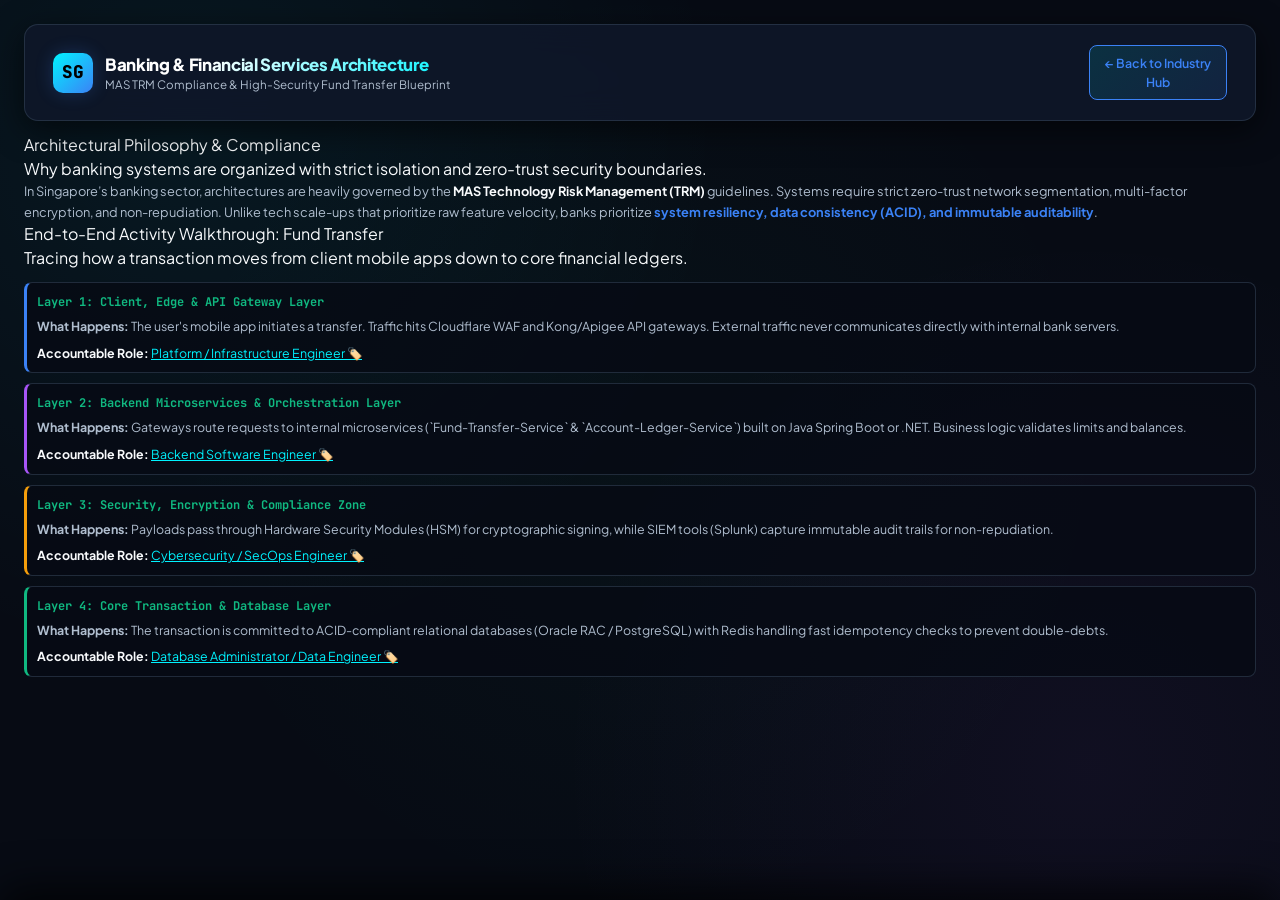
<file: industry-banking.html>
<!DOCTYPE html>
<html lang="en">
<head>
  <meta charset="UTF-8">
  <meta name="viewport" content="width=device-width, initial-scale=1.0, maximum-scale=1.0, user-scalable=no">
  <title>Banking & Financial Services Architecture | SG Tech Navigator</title>
  <link rel="stylesheet" href="stylejob.css">
  <link href="https://fonts.googleapis.com/css2?family=Plus+Jakarta+Sans:wght@400;500;600;700;800&family=JetBrains+Mono:wght@500;700&display=swap" rel="stylesheet">
</head>
<body>

  <header>
    <div class="brand">
      <div class="brand-icon">SG</div>
      <div>
        <div class="brand-title">Banking & Financial Services Architecture</div>
        <div class="brand-subtitle">MAS TRM Compliance & High-Security Fund Transfer Blueprint</div>
      </div>
    </div>
    <div class="nav-actions">
      <a href="job.html" class="nav-btn back-link">← Back to Industry Hub</a>
    </div>
  </header>

  <main class="assessment-container">
    
    <!-- Context & Philosophy Section -->
    <section class="quiz-card">
      <div class="quiz-header">
        <div class="quiz-title">Architectural Philosophy & Compliance</div>
        <div class="quiz-subtitle">Why banking systems are organized with strict isolation and zero-trust security boundaries.</div>
      </div>
      <p style="font-size: 0.8rem; color: var(--text-muted); line-height: 1.6;">
        In Singapore’s banking sector, architectures are heavily governed by the <strong style="color: var(--text-main);">MAS Technology Risk Management (TRM)</strong> guidelines. Systems require strict zero-trust network segmentation, multi-factor encryption, and non-repudiation. Unlike tech scale-ups that prioritize raw feature velocity, banks prioritize <strong style="color: var(--accent-blue);">system resiliency, data consistency (ACID), and immutable auditability</strong>.
      </p>
    </section>

    <!-- End-to-End Walkthrough -->
    <section class="quiz-card">
      <div class="section-divider" style="margin-top: 0;">End-to-End Activity Walkthrough: Fund Transfer</div>
      <div class="quiz-subtitle" style="margin-bottom: 12px;">Tracing how a transaction moves from client mobile apps down to core financial ledgers.</div>

      <!-- Layer 1 -->
      <div class="detail-section" style="border-left: 3px solid var(--accent-blue);">
        <div class="detail-section-title">Layer 1: Client, Edge & API Gateway Layer</div>
        <p style="font-size: 0.775rem; color: var(--text-muted); margin-bottom: 8px;">
          <strong>What Happens:</strong> The user's mobile app initiates a transfer. Traffic hits Cloudflare WAF and Kong/Apigee API gateways. External traffic never communicates directly with internal bank servers.
        </p>
        <p style="font-size: 0.775rem; color: var(--text-main);">
          <strong>Accountable Role:</strong> <span style="color: var(--accent-cyan); cursor: pointer; text-decoration: underline;" onclick="openDrawer('platform')">Platform / Infrastructure Engineer 🏷️</span>
        </p>
      </div>

      <!-- Layer 2 -->
      <div class="detail-section" style="border-left: 3px solid var(--accent-purple);">
        <div class="detail-section-title">Layer 2: Backend Microservices & Orchestration Layer</div>
        <p style="font-size: 0.775rem; color: var(--text-muted); margin-bottom: 8px;">
          <strong>What Happens:</strong> Gateways route requests to internal microservices (`Fund-Transfer-Service` & `Account-Ledger-Service`) built on Java Spring Boot or .NET. Business logic validates limits and balances.
        </p>
        <p style="font-size: 0.775rem; color: var(--text-main);">
          <strong>Accountable Role:</strong> <span style="color: var(--accent-cyan); cursor: pointer; text-decoration: underline;" onclick="openDrawer('backend')">Backend Software Engineer 🏷️</span>
        </p>
      </div>

      <!-- Layer 3 -->
      <div class="detail-section" style="border-left: 3px solid var(--accent-amber);">
        <div class="detail-section-title">Layer 3: Security, Encryption & Compliance Zone</div>
        <p style="font-size: 0.775rem; color: var(--text-muted); margin-bottom: 8px;">
          <strong>What Happens:</strong> Payloads pass through Hardware Security Modules (HSM) for cryptographic signing, while SIEM tools (Splunk) capture immutable audit trails for non-repudiation.
        </p>
        <p style="font-size: 0.775rem; color: var(--text-main);">
          <strong>Accountable Role:</strong> <span style="color: var(--accent-cyan); cursor: pointer; text-decoration: underline;" onclick="openDrawer('security')">Cybersecurity / SecOps Engineer 🏷️</span>
        </p>
      </div>

      <!-- Layer 4 -->
      <div class="detail-section" style="border-left: 3px solid var(--accent-green);">
        <div class="detail-section-title">Layer 4: Core Transaction & Database Layer</div>
        <p style="font-size: 0.775rem; color: var(--text-muted); margin-bottom: 8px;">
          <strong>What Happens:</strong> The transaction is committed to ACID-compliant relational databases (Oracle RAC / PostgreSQL) with Redis handling fast idempotency checks to prevent double-debts.
        </p>
        <p style="font-size: 0.775rem; color: var(--text-main);">
          <strong>Accountable Role:</strong> <span style="color: var(--accent-cyan); cursor: pointer; text-decoration: underline;" onclick="openDrawer('dba')">Database Administrator / Data Engineer 🏷️</span>
        </p>
      </div>
    </section>

  </main>

  <!-- Interactive Role Drawer / Modal -->
  <div class="drawer" id="roleDrawer">
    <div class="drawer-header">
      <div class="drawer-title" id="drawerTitle">Role Details</div>
      <button class="close-btn" onclick="closeDrawer()">×</button>
    </div>
    <div class="drawer-body" id="drawerBody">
      <!-- Dynamic Content Loaded Here -->
    </div>
  </div>

  <script>
    const roleData = {
      platform: {
        title: "Platform / Infrastructure Engineer (Banking)",
        mission: "Design and maintain resilient cloud infrastructure, zero-trust network boundaries, and API gateways adhering to MAS TRM standards.",
        tools: "Terraform, AWS/Azure, Kubernetes, Kong API Gateway, Docker, HashiCorp Vault.",
        resp: "1. Provision multi-region isolated VPCs with strict network firewalls.\n2. Configure API gateway rate limiting and mTLS encryption.\n3. Automate infrastructure compliance checks and CI/CD pipelines.",
        paths: "• Path A (IC Track): Junior Platform Engineer → Senior Cloud Architect → Principal Reliability Engineer.\n• Path B (Security Track): Platform Engineer → DevSecOps Specialist → Head of Cloud Security."
      },
      backend: {
        title: "Backend Software Engineer (Banking)",
        mission: "Build high-throughput, fault-tolerant microservices that process financial transactions securely under strict SLAs.",
        tools: "Java, Spring Boot, gRPC, Kafka, Oracle DB, Maven, Docker, JUnit.",
        resp: "1. Develop secure transactional REST/gRPC APIs adhering to OpenAPI specs.\n2. Implement distributed locking and idempotency patterns to prevent duplicate transfers.\n3. Write rigorous test suites covering edge-case network timeouts.",
        paths: "• Path A (IC Track): Junior SWE → Senior SWE → Staff Engineer → Distinguished Enterprise Architect.\n• Path B (Domain Track): Backend SWE → FinTech Payment Specialist → Head of Core Banking Tech."
      },
      security: {
        title: "Cybersecurity / SecOps Engineer (Banking)",
        mission: "Protect banking infrastructure and customer data against sophisticated cyber threats while ensuring regulatory audit readiness.",
        tools: "Splunk, HSM (Hardware Security Modules), Okta, SonarQube, Wireshark, CrowdStrike.",
        resp: "1. Monitor real-time SIEM alerts and investigate security anomalies.\n2. Conduct vulnerability assessments and secure code reviews.\n3. Ensure cryptographic keys are rotated and managed securely via HSM.",
        paths: "• Path A (IC Track): Security Analyst → Senior SecOps Engineer → Principal Security Architect.\n• Path B (Leadership): Security Engineer → CISO / Head of Information Security."
      },
      dba: {
        title: "Database Administrator / Data Engineer (Banking)",
        mission: "Ensure zero data loss, high availability, and optimal query performance for core financial ledgers.",
        tools: "Oracle RAC, PostgreSQL, Redis, Debezium, Apache Airflow, SQL tuning tools.",
        resp: "1. Manage high-availability master-replica database clusters.\n2. Optimize complex financial reporting queries and indexing.\n3. Implement robust backup, disaster recovery, and data masking procedures.",
        paths: "• Path A (IC Track): Junior DBA → Senior Database Reliability Engineer → Principal Data Architect.\n• Path B (Data Track): DBA → Senior Data Engineer → Head of Data Platforms."
      }
    };

    function openDrawer(roleKey) {
      const role = roleData[roleKey];
      if (!role) return;
      document.getElementById('drawerTitle').innerText = role.title;
      document.getElementById('drawerBody').innerHTML = `
        <div class="detail-section">
          <div class="detail-section-title">Core Mission</div>
          <p style="color: var(--text-main); margin-bottom: 10px;">${role.mission}</p>
          <div class="detail-section-title">Tool Stack</div>
          <p style="color: var(--accent-blue); font-family: 'JetBrains Mono', monospace; font-size: 0.75rem; margin-bottom: 10px;">${role.tools}</p>
          <div class="detail-section-title">Key Responsibilities</div>
          <p style="color: var(--text-muted); white-space: pre-line; margin-bottom: 10px;">${role.resp}</p>
          <div class="detail-section-title">Career Progression Paths (A, B)</div>
          <p style="color: var(--text-main); white-space: pre-line;">${role.paths}</p>
        </div>
      `;
      document.getElementById('roleDrawer').classList.add('open');
    }

    function closeDrawer() {
      document.getElementById('roleDrawer').classList.remove('open');
    }
  </script>

</body>
</html>
</file>
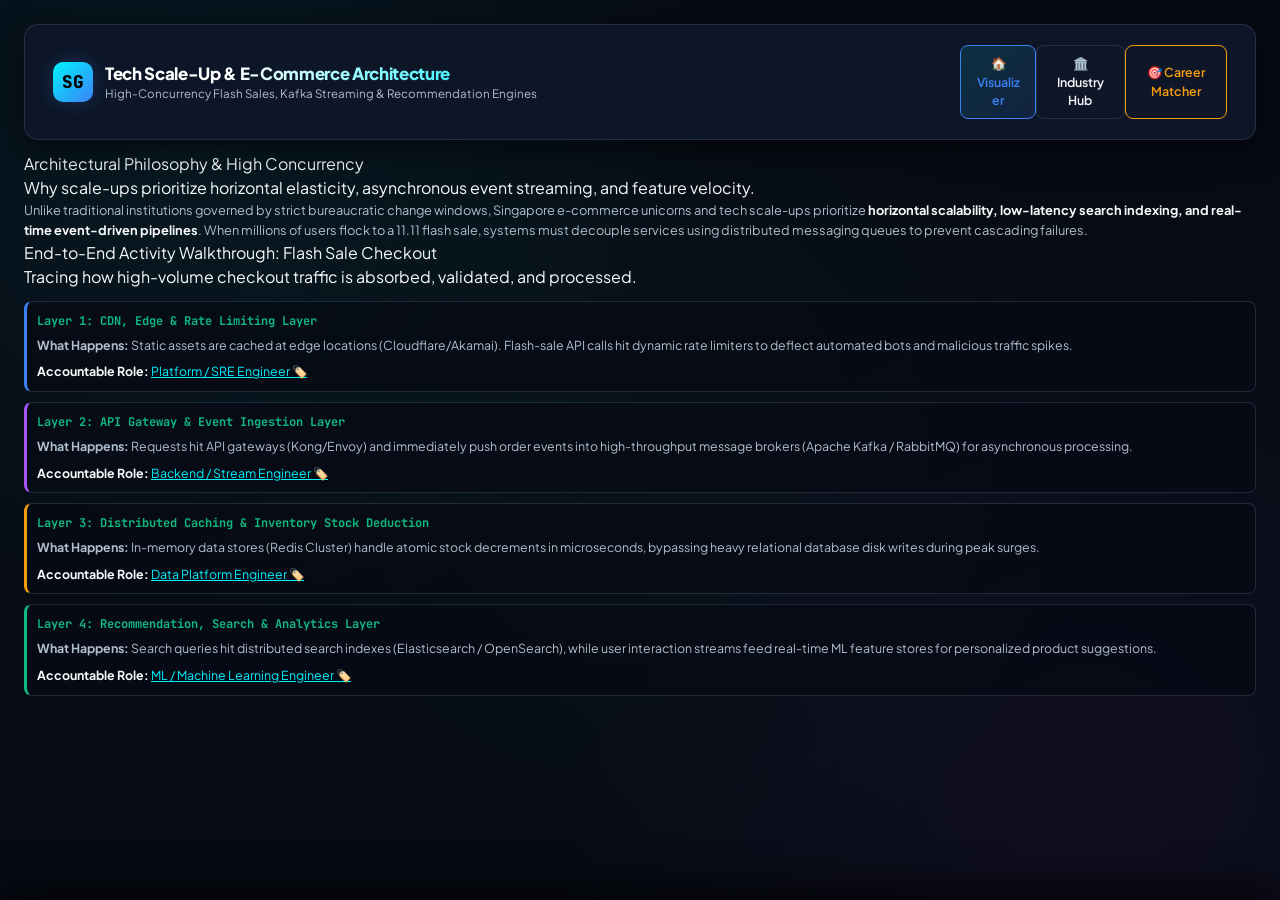
<file: industry-ecommerce.html>
<!DOCTYPE html>
<html lang="en">
<head>
  <meta charset="UTF-8">
  <meta name="viewport" content="width=device-width, initial-scale=1.0, maximum-scale=1.0, user-scalable=no">
  <title>Tech Scale-Up & E-Commerce Architecture | SG Tech Navigator</title>
  <link rel="stylesheet" href="stylejob.css">
  <link href="https://fonts.googleapis.com/css2?family=Plus+Jakarta+Sans:wght@400;500;600;700;800&family=JetBrains+Mono:wght@500;700&display=swap" rel="stylesheet">
</head>
<body>

  <header>
    <div class="brand">
      <div class="brand-icon">SG</div>
      <div>
        <div class="brand-title">Tech Scale-Up & E-Commerce Architecture</div>
        <div class="brand-subtitle">High-Concurrency Flash Sales, Kafka Streaming & Recommendation Engines</div>
      </div>
    </div>
    <div class="nav-actions">
      <a href="index.html" class="nav-btn back-link">🏠 Visualizer</a>
      <a href="job.html" class="nav-btn">🏛️ Industry Hub</a>
      <a href="checkjob.html" class="nav-btn" style="border-color: var(--accent-amber); color: var(--accent-amber);">🎯 Career Matcher</a>
    </div>
  </header>

  <main class="assessment-container">
    
    <!-- Context & Philosophy Section -->
    <section class="quiz-card">
      <div class="quiz-header">
        <div class="quiz-title">Architectural Philosophy & High Concurrency</div>
        <div class="quiz-subtitle">Why scale-ups prioritize horizontal elasticity, asynchronous event streaming, and feature velocity.</div>
      </div>
      <p style="font-size: 0.8rem; color: var(--text-muted); line-height: 1.6;">
        Unlike traditional institutions governed by strict bureaucratic change windows, Singapore e-commerce unicorns and tech scale-ups prioritize <strong style="color: var(--text-main);">horizontal scalability, low-latency search indexing, and real-time event-driven pipelines</strong>. When millions of users flock to a 11.11 flash sale, systems must decouple services using distributed messaging queues to prevent cascading failures.
      </p>
    </section>

    <!-- End-to-End Walkthrough -->
    <section class="quiz-card">
      <div class="section-divider" style="margin-top: 0;">End-to-End Activity Walkthrough: Flash Sale Checkout</div>
      <div class="quiz-subtitle" style="margin-bottom: 12px;">Tracing how high-volume checkout traffic is absorbed, validated, and processed.</div>

      <!-- Layer 1 -->
      <div class="detail-section" style="border-left: 3px solid var(--accent-blue);">
        <div class="detail-section-title">Layer 1: CDN, Edge & Rate Limiting Layer</div>
        <p style="font-size: 0.775rem; color: var(--text-muted); margin-bottom: 8px;">
          <strong>What Happens:</strong> Static assets are cached at edge locations (Cloudflare/Akamai). Flash-sale API calls hit dynamic rate limiters to deflect automated bots and malicious traffic spikes.
        </p>
        <p style="font-size: 0.775rem; color: var(--text-main);">
          <strong>Accountable Role:</strong> <span style="color: var(--accent-cyan); cursor: pointer; text-decoration: underline;" onclick="openDrawer('edge')">Platform / SRE Engineer 🏷️</span>
        </p>
      </div>

      <!-- Layer 2 -->
      <div class="detail-section" style="border-left: 3px solid var(--accent-purple);">
        <div class="detail-section-title">Layer 2: API Gateway & Event Ingestion Layer</div>
        <p style="font-size: 0.775rem; color: var(--text-muted); margin-bottom: 8px;">
          <strong>What Happens:</strong> Requests hit API gateways (Kong/Envoy) and immediately push order events into high-throughput message brokers (Apache Kafka / RabbitMQ) for asynchronous processing.
        </p>
        <p style="font-size: 0.775rem; color: var(--text-main);">
          <strong>Accountable Role:</strong> <span style="color: var(--accent-cyan); cursor: pointer; text-decoration: underline;" onclick="openDrawer('backend')">Backend / Stream Engineer 🏷️</span>
        </p>
      </div>

      <!-- Layer 3 -->
      <div class="detail-section" style="border-left: 3px solid var(--accent-amber);">
        <div class="detail-section-title">Layer 3: Distributed Caching & Inventory Stock Deduction</div>
        <p style="font-size: 0.775rem; color: var(--text-muted); margin-bottom: 8px;">
          <strong>What Happens:</strong> In-memory data stores (Redis Cluster) handle atomic stock decrements in microseconds, bypassing heavy relational database disk writes during peak surges.
        </p>
        <p style="font-size: 0.775rem; color: var(--text-main);">
          <strong>Accountable Role:</strong> <span style="color: var(--accent-cyan); cursor: pointer; text-decoration: underline;" onclick="openDrawer('data')">Data Platform Engineer 🏷️</span>
        </p>
      </div>

      <!-- Layer 4 -->
      <div class="detail-section" style="border-left: 3px solid var(--accent-green);">
        <div class="detail-section-title">Layer 4: Recommendation, Search & Analytics Layer</div>
        <p style="font-size: 0.775rem; color: var(--text-muted); margin-bottom: 8px;">
          <strong>What Happens:</strong> Search queries hit distributed search indexes (Elasticsearch / OpenSearch), while user interaction streams feed real-time ML feature stores for personalized product suggestions.
        </p>
        <p style="font-size: 0.775rem; color: var(--text-main);">
          <strong>Accountable Role:</strong> <span style="color: var(--accent-cyan); cursor: pointer; text-decoration: underline;" onclick="openDrawer('ml')">ML / Machine Learning Engineer 🏷️</span>
        </p>
      </div>
    </section>

  </main>

  <!-- Interactive Role Drawer -->
  <div class="drawer" id="roleDrawer">
    <div class="drawer-header">
      <div class="drawer-title" id="drawerTitle">Role Details</div>
      <button class="close-btn" onclick="closeDrawer()">×</button>
    </div>
    <div class="drawer-body" id="drawerBody"></div>
  </div>

  <script>
    const roleData = {
      edge: {
        title: "Platform / SRE Engineer (E-Commerce)",
        mission: "Guarantee 99.99% uptime during massive traffic spikes (e.g., 9.9 or 11.11 sales events) through automated scaling and edge caching.",
        tools: "Kubernetes, Terraform, Prometheus, Grafana, Cloudflare, AWS ECS.",
        resp: "1. Configure horizontal pod autoscalers (HPA) based on traffic metrics.\n2. Set up multi-region traffic routing and failover strategies.\n3. Conduct chaos engineering tests to simulate sudden database failures.",
        paths: "• Path A (IC Track): DevOps Engineer → Senior SRE → Principal Infrastructure Architect.\n• Path B (Management): SRE → Engineering Manager → VP of Infrastructure."
      },
      backend: {
        title: "Backend / Stream Engineer (E-Commerce)",
        mission: "Build decoupled microservices and event-driven data streams capable of ingesting millions of clickstream and order events per second.",
        tools: "Golang, Node.js, Spring Boot, Apache Kafka, Redis, Docker.",
        resp: "1. Design asynchronous event pipelines using Kafka topics.\n2. Optimize microservice response times and reduce network payload overhead.\n3. Implement distributed tracing for end-to-end request visibility.",
        paths: "• Path A (IC Track): Junior Backend SWE → Senior Backend Engineer → Staff Distributed Systems Engineer.\n• Path B (Specialist): Backend Engineer → Principal Kafka / Stream Processing Architect."
      },
      data: {
        title: "Data Platform Engineer (E-Commerce)",
        mission: "Architect high-performance caching layers and data lakehouse pipelines to support real-time inventory and historical business intelligence.",
        tools: "Redis, PostgreSQL, Apache Iceberg, Spark, Airflow, Snowflake.",
        resp: "1. Manage clustered Redis caching instances for low-latency lookups.\n2. Build ELT batch pipelines synchronizing transactional DBs to data lakes.\n3. Monitor query performance and database sharding strategies.",
        paths: "• Path A (IC Track): Data Engineer → Senior Data Infrastructure Engineer → Principal Data Architect."
      },
      ml: {
        title: "Machine Learning Engineer (E-Commerce)",
        mission: "Deploy and scale real-time recommendation models, search ranking algorithms, and fraud detection classifiers.",
        tools: "Python, PyTorch, MLflow, Ray, Elasticsearch, Feature Store (Feast).",
        resp: "1. Train and serve personalized product ranking models using online feature stores.\n2. Optimize inference latency for sub-50ms search query recommendations.\n3. Monitor model drift and automate continuous model retraining pipelines.",
        paths: "• Path A (IC Track): Junior MLE → Senior ML Engineer → Principal AI Scientist → Head of AI."
      }
    };

    function openDrawer(roleKey) {
      const role = roleData[roleKey];
      if (!role) return;
      document.getElementById('drawerTitle').innerText = role.title;
      document.getElementById('drawerBody').innerHTML = `
        <div class="detail-section">
          <div class="detail-section-title">Core Mission</div>
          <p style="color: var(--text-main); margin-bottom: 10px;">${role.mission}</p>
          <div class="detail-section-title">Tool Stack</div>
          <p style="color: var(--accent-blue); font-family: 'JetBrains Mono', monospace; font-size: 0.75rem; margin-bottom: 10px;">${role.tools}</p>
          <div class="detail-section-title">Key Responsibilities</div>
          <p style="color: var(--text-muted); white-space: pre-line; margin-bottom: 10px;">${role.resp}</p>
          <div class="detail-section-title">Career Progression Paths</div>
          <p style="color: var(--text-main); white-space: pre-line;">${role.paths}</p>
        </div>
      `;
      document.getElementById('roleDrawer').classList.add('open');
    }

    function closeDrawer() {
      document.getElementById('roleDrawer').classList.remove('open');
    }
  </script>

</body>
</html>
</file>
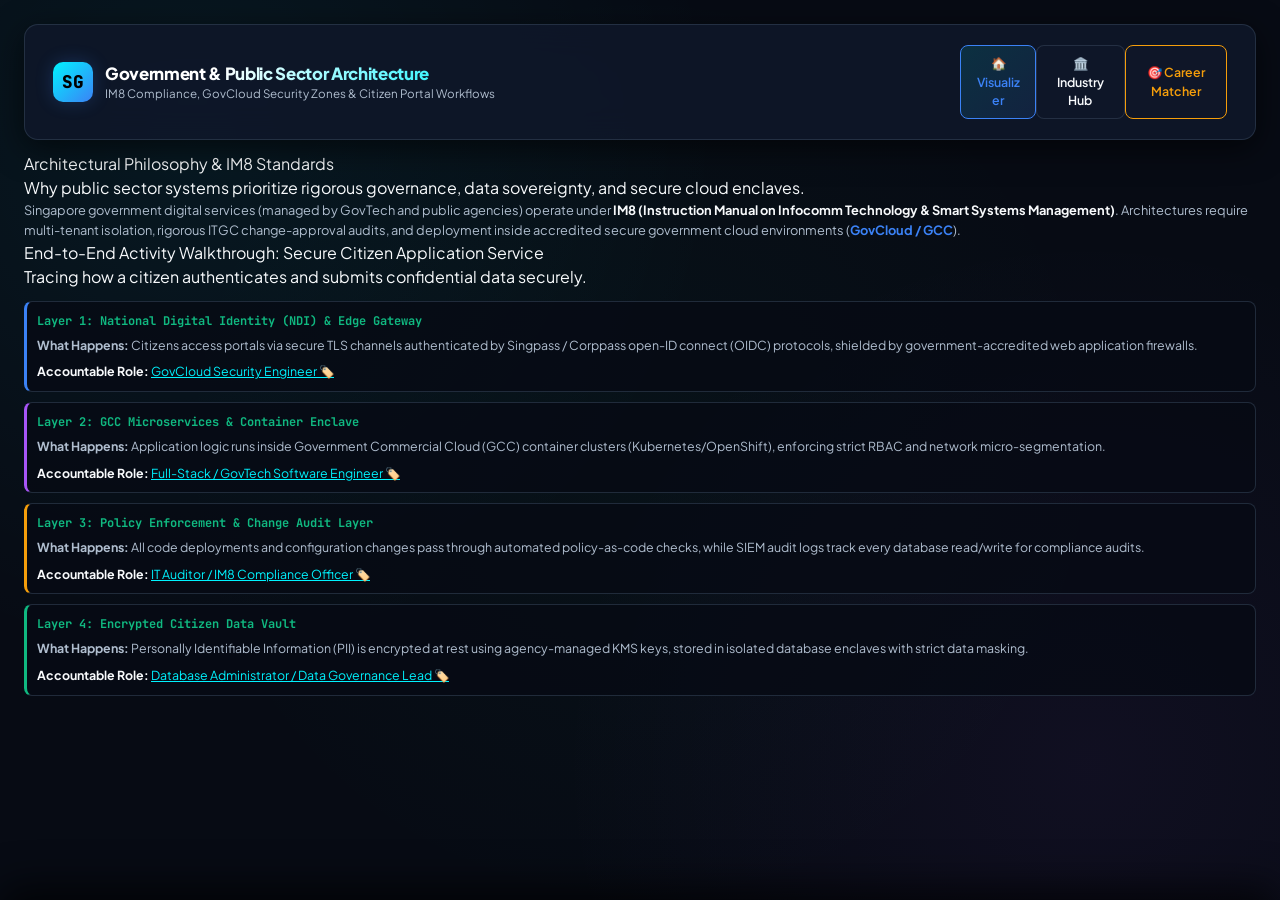
<file: industry-gov.html>
<!DOCTYPE html>
<html lang="en">
<head>
  <meta charset="UTF-8">
  <meta name="viewport" content="width=device-width, initial-scale=1.0, maximum-scale=1.0, user-scalable=no">
  <title>Government & Public Sector Architecture | SG Tech Navigator</title>
  <link rel="stylesheet" href="stylejob.css">
  <link href="https://fonts.googleapis.com/css2?family=Plus+Jakarta+Sans:wght@400;500;600;700;800&family=JetBrains+Mono:wght@500;700&display=swap" rel="stylesheet">
</head>
<body>

  <header>
    <div class="brand">
      <div class="brand-icon">SG</div>
      <div>
        <div class="brand-title">Government & Public Sector Architecture</div>
        <div class="brand-subtitle">IM8 Compliance, GovCloud Security Zones & Citizen Portal Workflows</div>
      </div>
    </div>
    <div class="nav-actions">
      <a href="index.html" class="nav-btn back-link">🏠 Visualizer</a>
      <a href="job.html" class="nav-btn">🏛️ Industry Hub</a>
      <a href="checkjob.html" class="nav-btn" style="border-color: var(--accent-amber); color: var(--accent-amber);">🎯 Career Matcher</a>
    </div>
  </header>

  <main class="assessment-container">
    
    <!-- Context & Philosophy Section -->
    <section class="quiz-card">
      <div class="quiz-header">
        <div class="quiz-title">Architectural Philosophy & IM8 Standards</div>
        <div class="quiz-subtitle">Why public sector systems prioritize rigorous governance, data sovereignty, and secure cloud enclaves.</div>
      </div>
      <p style="font-size: 0.8rem; color: var(--text-muted); line-height: 1.6;">
        Singapore government digital services (managed by GovTech and public agencies) operate under <strong style="color: var(--text-main);">IM8 (Instruction Manual on Infocomm Technology & Smart Systems Management)</strong>. Architectures require multi-tenant isolation, rigorous ITGC change-approval audits, and deployment inside accredited secure government cloud environments (<strong style="color: var(--accent-blue);">GovCloud / GCC</strong>).
      </p>
    </section>

    <!-- End-to-End Walkthrough -->
    <section class="quiz-card">
      <div class="section-divider" style="margin-top: 0;">End-to-End Activity Walkthrough: Secure Citizen Application Service</div>
      <div class="quiz-subtitle" style="margin-bottom: 12px;">Tracing how a citizen authenticates and submits confidential data securely.</div>

      <!-- Layer 1 -->
      <div class="detail-section" style="border-left: 3px solid var(--accent-blue);">
        <div class="detail-section-title">Layer 1: National Digital Identity (NDI) & Edge Gateway</div>
        <p style="font-size: 0.775rem; color: var(--text-muted); margin-bottom: 8px;">
          <strong>What Happens:</strong> Citizens access portals via secure TLS channels authenticated by Singpass / Corppass open-ID connect (OIDC) protocols, shielded by government-accredited web application firewalls.
        </p>
        <p style="font-size: 0.775rem; color: var(--text-main);">
          <strong>Accountable Role:</strong> <span style="color: var(--accent-cyan); cursor: pointer; text-decoration: underline;" onclick="openDrawer('sec')">GovCloud Security Engineer 🏷️</span>
        </p>
      </div>

      <!-- Layer 2 -->
      <div class="detail-section" style="border-left: 3px solid var(--accent-purple);">
        <div class="detail-section-title">Layer 2: GCC Microservices & Container Enclave</div>
        <p style="font-size: 0.775rem; color: var(--text-muted); margin-bottom: 8px;">
          <strong>What Happens:</strong> Application logic runs inside Government Commercial Cloud (GCC) container clusters (Kubernetes/OpenShift), enforcing strict RBAC and network micro-segmentation.
        </p>
        <p style="font-size: 0.775rem; color: var(--text-main);">
          <strong>Accountable Role:</strong> <span style="color: var(--accent-cyan); cursor: pointer; text-decoration: underline;" onclick="openDrawer('dev')">Full-Stack / GovTech Software Engineer 🏷️</span>
        </p>
      </div>

      <!-- Layer 3 -->
      <div class="detail-section" style="border-left: 3px solid var(--accent-amber);">
        <div class="detail-section-title">Layer 3: Policy Enforcement & Change Audit Layer</div>
        <p style="font-size: 0.775rem; color: var(--text-muted); margin-bottom: 8px;">
          <strong>What Happens:</strong> All code deployments and configuration changes pass through automated policy-as-code checks, while SIEM audit logs track every database read/write for compliance audits.
        </p>
        <p style="font-size: 0.775rem; color: var(--text-main);">
          <strong>Accountable Role:</strong> <span style="color: var(--accent-cyan); cursor: pointer; text-decoration: underline;" onclick="openDrawer('audit')">IT Auditor / IM8 Compliance Officer 🏷️</span>
        </p>
      </div>

      <!-- Layer 4 -->
      <div class="detail-section" style="border-left: 3px solid var(--accent-green);">
        <div class="detail-section-title">Layer 4: Encrypted Citizen Data Vault</div>
        <p style="font-size: 0.775rem; color: var(--text-muted); margin-bottom: 8px;">
          <strong>What Happens:</strong> Personally Identifiable Information (PII) is encrypted at rest using agency-managed KMS keys, stored in isolated database enclaves with strict data masking.
        </p>
        <p style="font-size: 0.775rem; color: var(--text-main);">
          <strong>Accountable Role:</strong> <span style="color: var(--accent-cyan); cursor: pointer; text-decoration: underline;" onclick="openDrawer('db')">Database Administrator / Data Governance Lead 🏷️</span>
        </p>
      </div>
    </section>

  </main>

  <!-- Interactive Role Drawer -->
  <div class="drawer" id="roleDrawer">
    <div class="drawer-header">
      <div class="drawer-title" id="drawerTitle">Role Details</div>
      <button class="close-btn" onclick="closeDrawer()">×</button>
    </div>
    <div class="drawer-body" id="drawerBody"></div>
  </div>

  <script>
    const roleData = {
      sec: {
        title: "GovCloud Security Engineer (Public Sector)",
        mission: "Design and enforce rigorous cloud security postures adhering to IM8 policies, GovCloud baselines, and national cybersecurity directives.",
        tools: "AWS/Azure GovCloud, Terraform, HashiCorp Vault, Prisma Cloud, Splunk.",
        resp: "1. Implement secure landing zones inside Government Commercial Cloud (GCC).\n2. Configure IAM policies, multi-factor authentication, and secret key rotation.\n3. Conduct automated compliance scanning and threat modeling.",
        paths: "• Path A (IC Track): Security Engineer → Senior GovCloud Architect → Principal Cyber Defense Lead."
      },
      dev: {
        title: "Full-Stack / GovTech Software Engineer",
        mission: "Build citizen-centric digital services and internal government portals that are accessible, highly reliable, and secure.",
        tools: "React, Node.js, Spring Boot, PostgreSQL, Docker, OpenShift, GitLab CI.",
        resp: "1. Develop responsive frontend applications meeting government accessibility standards.\n2. Build robust backend APIs integrating with Singpass and national data services.\n3. Write secure code adhering to OWASP Top 10 guidelines.",
        paths: "• Path A (IC Track): Software Engineer → Senior GovTech Engineer → Principal Technical Lead."
      },
      audit: {
        title: "IT Auditor / IM8 Compliance Officer",
        mission: "Ensure that all IT systems, cloud deployments, and operational processes strictly comply with government ICT and security governance standards.",
        tools: "GRC Tools, ServiceNow, Automated Policy-as-Code (OPA), Splunk Audit Logs.",
        resp: "1. Review system architecture designs against IM8 compliance checklists.\n2. Audit IT General Controls (ITGC) and change-management approval logs.\n3. Coordinate annual security audits and penetration testing exercises.",
        paths: "• Path A (Career Track): IT Auditor → Senior Compliance Manager → Director of ICT Governance."
      },
      db: {
        title: "Database Administrator / Data Governance Lead",
        mission: "Protect sensitive citizen data repositories, ensuring absolute compliance with data privacy acts and secure encryption standards.",
        tools: "PostgreSQL, Oracle, AWS KMS, Data Masking tools, SQL Server.",
        resp: "1. Manage encrypted database instances with strict role-based access control.\n2. Enforce data retention and anonymization policies.\n3. Monitor database audit logs for unauthorized access attempts.",
        paths: "• Path A (IC Track): DBA → Senior Data Security Engineer → Chief Data Officer (CDO) Office."
      }
    };

    function openDrawer(roleKey) {
      const role = roleData[roleKey];
      if (!role) return;
      document.getElementById('drawerTitle').innerText = role.title;
      document.getElementById('drawerBody').innerHTML = `
        <div class="detail-section">
          <div class="detail-section-title">Core Mission</div>
          <p style="color: var(--text-main); margin-bottom: 10px;">${role.mission}</p>
          <div class="detail-section-title">Tool Stack</div>
          <p style="color: var(--accent-blue); font-family: 'JetBrains Mono', monospace; font-size: 0.75rem; margin-bottom: 10px;">${role.tools}</p>
          <div class="detail-section-title">Key Responsibilities</div>
          <p style="color: var(--text-muted); white-space: pre-line; margin-bottom: 10px;">${role.resp}</p>
          <div class="detail-section-title">Career Progression Paths</div>
          <p style="color: var(--text-main); white-space: pre-line;">${role.paths}</p>
        </div>
      `;
      document.getElementById('roleDrawer').classList.add('open');
    }

    function closeDrawer() {
      document.getElementById('roleDrawer').classList.remove('open');
    }
  </script>

</body>
</html>
</file>
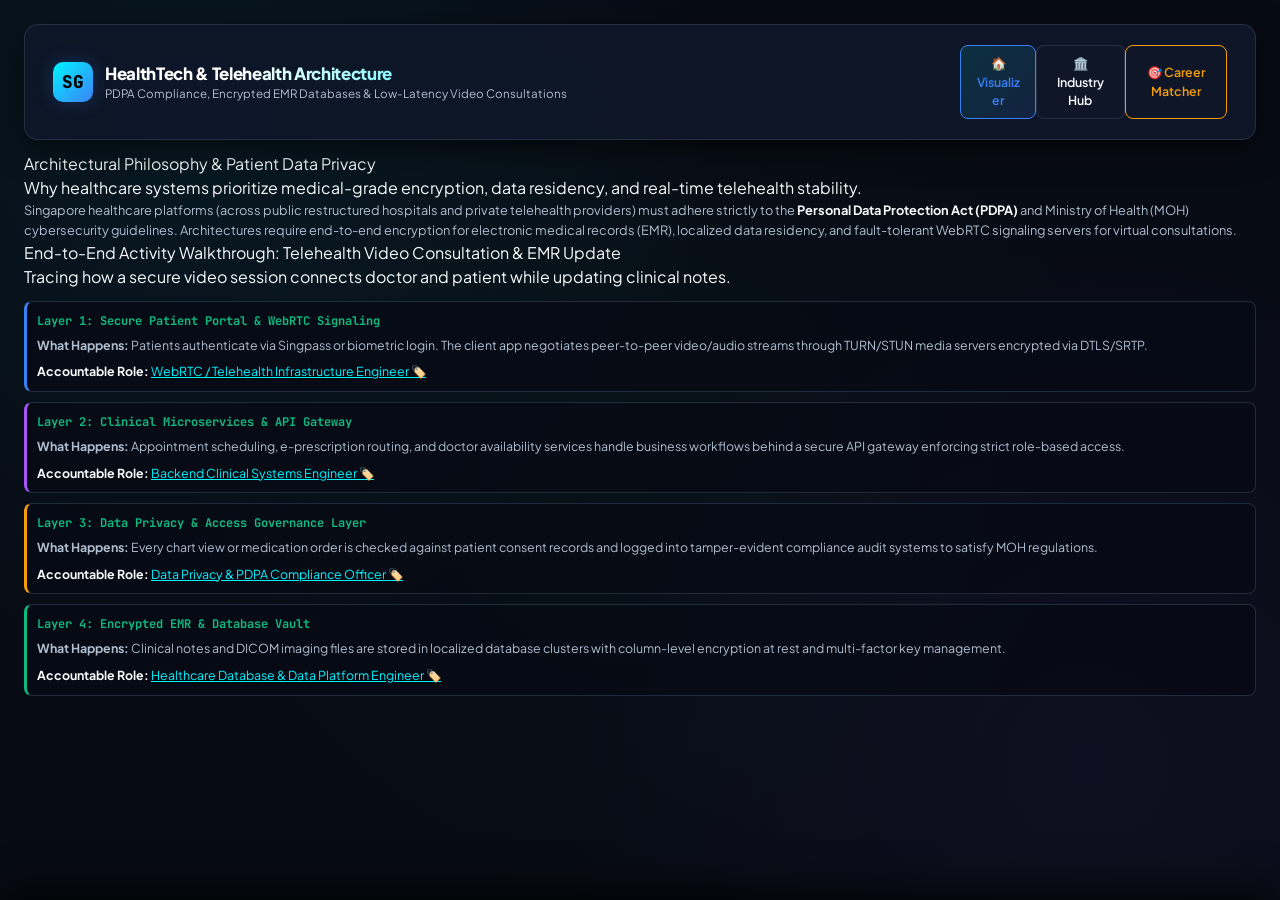
<file: industry-health.html>
<!DOCTYPE html>
<html lang="en">
<head>
  <meta charset="UTF-8">
  <meta name="viewport" content="width=device-width, initial-scale=1.0, maximum-scale=1.0, user-scalable=no">
  <title>HealthTech & Telehealth Architecture | SG Tech Navigator</title>
  <link rel="stylesheet" href="stylejob.css">
  <link href="https://fonts.googleapis.com/css2?family=Plus+Jakarta+Sans:wght@400;500;600;700;800&family=JetBrains+Mono:wght@500;700&display=swap" rel="stylesheet">
</head>
<body>

  <header>
    <div class="brand">
      <div class="brand-icon">SG</div>
      <div>
        <div class="brand-title">HealthTech & Telehealth Architecture</div>
        <div class="brand-subtitle">PDPA Compliance, Encrypted EMR Databases & Low-Latency Video Consultations</div>
      </div>
    </div>
    <div class="nav-actions">
      <a href="index.html" class="nav-btn back-link">🏠 Visualizer</a>
      <a href="job.html" class="nav-btn">🏛️ Industry Hub</a>
      <a href="checkjob.html" class="nav-btn" style="border-color: var(--accent-amber); color: var(--accent-amber);">🎯 Career Matcher</a>
    </div>
  </header>

  <main class="assessment-container">
    
    <!-- Context & Philosophy Section -->
    <section class="quiz-card">
      <div class="quiz-header">
        <div class="quiz-title">Architectural Philosophy & Patient Data Privacy</div>
        <div class="quiz-subtitle">Why healthcare systems prioritize medical-grade encryption, data residency, and real-time telehealth stability.</div>
      </div>
      <p style="font-size: 0.8rem; color: var(--text-muted); line-height: 1.6;">
        Singapore healthcare platforms (across public restructured hospitals and private telehealth providers) must adhere strictly to the <strong style="color: var(--text-main);">Personal Data Protection Act (PDPA)</strong> and Ministry of Health (MOH) cybersecurity guidelines. Architectures require end-to-end encryption for electronic medical records (EMR), localized data residency, and fault-tolerant WebRTC signaling servers for virtual consultations.
      </p>
    </section>

    <!-- End-to-End Walkthrough -->
    <section class="quiz-card">
      <div class="section-divider" style="margin-top: 0;">End-to-End Activity Walkthrough: Telehealth Video Consultation & EMR Update</div>
      <div class="quiz-subtitle" style="margin-bottom: 12px;">Tracing how a secure video session connects doctor and patient while updating clinical notes.</div>

      <!-- Layer 1 -->
      <div class="detail-section" style="border-left: 3px solid var(--accent-blue);">
        <div class="detail-section-title">Layer 1: Secure Patient Portal & WebRTC Signaling</div>
        <p style="font-size: 0.775rem; color: var(--text-muted); margin-bottom: 8px;">
          <strong>What Happens:</strong> Patients authenticate via Singpass or biometric login. The client app negotiates peer-to-peer video/audio streams through TURN/STUN media servers encrypted via DTLS/SRTP.
        </p>
        <p style="font-size: 0.775rem; color: var(--text-main);">
          <strong>Accountable Role:</strong> <span style="color: var(--accent-cyan); cursor: pointer; text-decoration: underline;" onclick="openDrawer('rtc')">WebRTC / Telehealth Infrastructure Engineer 🏷️</span>
        </p>
      </div>

      <!-- Layer 2 -->
      <div class="detail-section" style="border-left: 3px solid var(--accent-purple);">
        <div class="detail-section-title">Layer 2: Clinical Microservices & API Gateway</div>
        <p style="font-size: 0.775rem; color: var(--text-muted); margin-bottom: 8px;">
          <strong>What Happens:</strong> Appointment scheduling, e-prescription routing, and doctor availability services handle business workflows behind a secure API gateway enforcing strict role-based access.
        </p>
        <p style="font-size: 0.775rem; color: var(--text-main);">
          <strong>Accountable Role:</strong> <span style="color: var(--accent-cyan); cursor: pointer; text-decoration: underline;" onclick="openDrawer('backend')">Backend Clinical Systems Engineer 🏷️</span>
        </p>
      </div>

      <!-- Layer 3 -->
      <div class="detail-section" style="border-left: 3px solid var(--accent-amber);">
        <div class="detail-section-title">Layer 3: Data Privacy & Access Governance Layer</div>
        <p style="font-size: 0.775rem; color: var(--text-muted); margin-bottom: 8px;">
          <strong>What Happens:</strong> Every chart view or medication order is checked against patient consent records and logged into tamper-evident compliance audit systems to satisfy MOH regulations.
        </p>
        <p style="font-size: 0.775rem; color: var(--text-main);">
          <strong>Accountable Role:</strong> <span style="color: var(--accent-cyan); cursor: pointer; text-decoration: underline;" onclick="openDrawer('privacy')">Data Privacy & PDPA Compliance Officer 🏷️</span>
        </p>
      </div>

      <!-- Layer 4 -->
      <div class="detail-section" style="border-left: 3px solid var(--accent-green);">
        <div class="detail-section-title">Layer 4: Encrypted EMR & Database Vault</div>
        <p style="font-size: 0.775rem; color: var(--text-muted); margin-bottom: 8px;">
          <strong>What Happens:</strong> Clinical notes and DICOM imaging files are stored in localized database clusters with column-level encryption at rest and multi-factor key management.
        </p>
        <p style="font-size: 0.775rem; color: var(--text-main);">
          <strong>Accountable Role:</strong> <span style="color: var(--accent-cyan); cursor: pointer; text-decoration: underline;" onclick="openDrawer('db')">Healthcare Database & Data Platform Engineer 🏷️</span>
        </p>
      </div>
    </section>

  </main>

  <!-- Interactive Role Drawer -->
  <div class="drawer" id="roleDrawer">
    <div class="drawer-header">
      <div class="drawer-title" id="drawerTitle">Role Details</div>
      <button class="close-btn" onclick="closeDrawer()">×</button>
    </div>
    <div class="drawer-body" id="drawerBody"></div>
  </div>

  <script>
    const roleData = {
      rtc: {
        title: "WebRTC / Telehealth Infrastructure Engineer",
        mission: "Design and scale low-latency real-time communication pipelines for virtual doctor-patient consultations under variable network conditions.",
        tools: "WebRTC, Coturn, Janus/Mediasoup, Kubernetes, AWS, Prometheus.",
        resp: "1. Deploy and manage distributed media servers for low-jitter video routing.\n2. Monitor packet loss, bandwidth adaptation, and audio/video synchronization.\n3. Ensure secure DTLS/SRTP encryption across all consultation streams.",
        paths: "• Path A (IC Track): Network Engineer → Real-Time Media Streaming Specialist → Principal Infrastructure Architect."
      },
      backend: {
        title: "Backend Clinical Systems Engineer",
        mission: "Develop robust microservices connecting electronic medical record systems, prescription gateways, and patient portals.",
        tools: "Java Spring Boot, Node.js, PostgreSQL, FHIR APIs, Docker.",
        resp: "1. Build secure REST and GraphQL APIs adhering to healthcare interoperability standards (HL7 FHIR).\n2. Implement fine-grained access control for physician and nurse roles.\n3. Integrate with national health exchange networks securely.",
        paths: "• Path A (IC Track): Junior Software Engineer → Senior HealthTech Engineer → Staff Solutions Architect."
      },
      privacy: {
        title: "Data Privacy & PDPA Compliance Officer (HealthTech)",
        mission: "Safeguard patient confidentiality, ensure lawful data processing, and maintain clinical audit readiness.",
        tools: "Data Governance Frameworks, GRC Software, Encryption Key Management.",
        resp: "1. Conduct Data Protection Impact Assessments (DPIA) for new clinical features.\n2. Review access logs and audit trails to detect unauthorized record lookups.\n3. Liaise with MOH and legal teams regarding compliance mandates.",
        paths: "• Path A (Career Track): Privacy Analyst → Senior Compliance Manager → Chief Information Security Officer."
      },
      db: {
        title: "Healthcare Database & Data Platform Engineer",
        mission: "Manage secure, highly available medical databases ensuring zero data loss and robust cryptographic protection.",
        tools: "PostgreSQL, Oracle, AWS KMS, Column-level encryption tools.",
        resp: "1. Configure encrypted storage volumes and column-level masking for PII/PHI.\n2. Implement point-in-time recovery and automated high-availability failover.\n3. Optimize database performance for high-volume clinical queries.",
        paths: "• Path A (IC Track): DBA → Senior Health Data Engineer → Principal Data Architect."
      }
    };

    function openDrawer(roleKey) {
      const role = roleData[roleKey];
      if (!role) return;
      document.getElementById('drawerTitle').innerText = role.title;
      document.getElementById('drawerBody').innerHTML = `
        <div class="detail-section">
          <div class="detail-section-title">Core Mission</div>
          <p style="color: var(--text-main); margin-bottom: 10px;">${role.mission}</p>
          <div class="detail-section-title">Tool Stack</div>
          <p style="color: var(--accent-blue); font-family: 'JetBrains Mono', monospace; font-size: 0.75rem; margin-bottom: 10px;">${role.tools}</p>
          <div class="detail-section-title">Key Responsibilities</div>
          <p style="color: var(--text-muted); white-space: pre-line; margin-bottom: 10px;">${role.resp}</p>
          <div class="detail-section-title">Career Progression Paths</div>
          <p style="color: var(--text-main); white-space: pre-line;">${role.paths}</p>
        </div>
      `;
      document.getElementById('roleDrawer').classList.add('open');
    }

    function closeDrawer() {
      document.getElementById('roleDrawer').classList.remove('open');
    }
  </script>

</body>
</html>
</file>
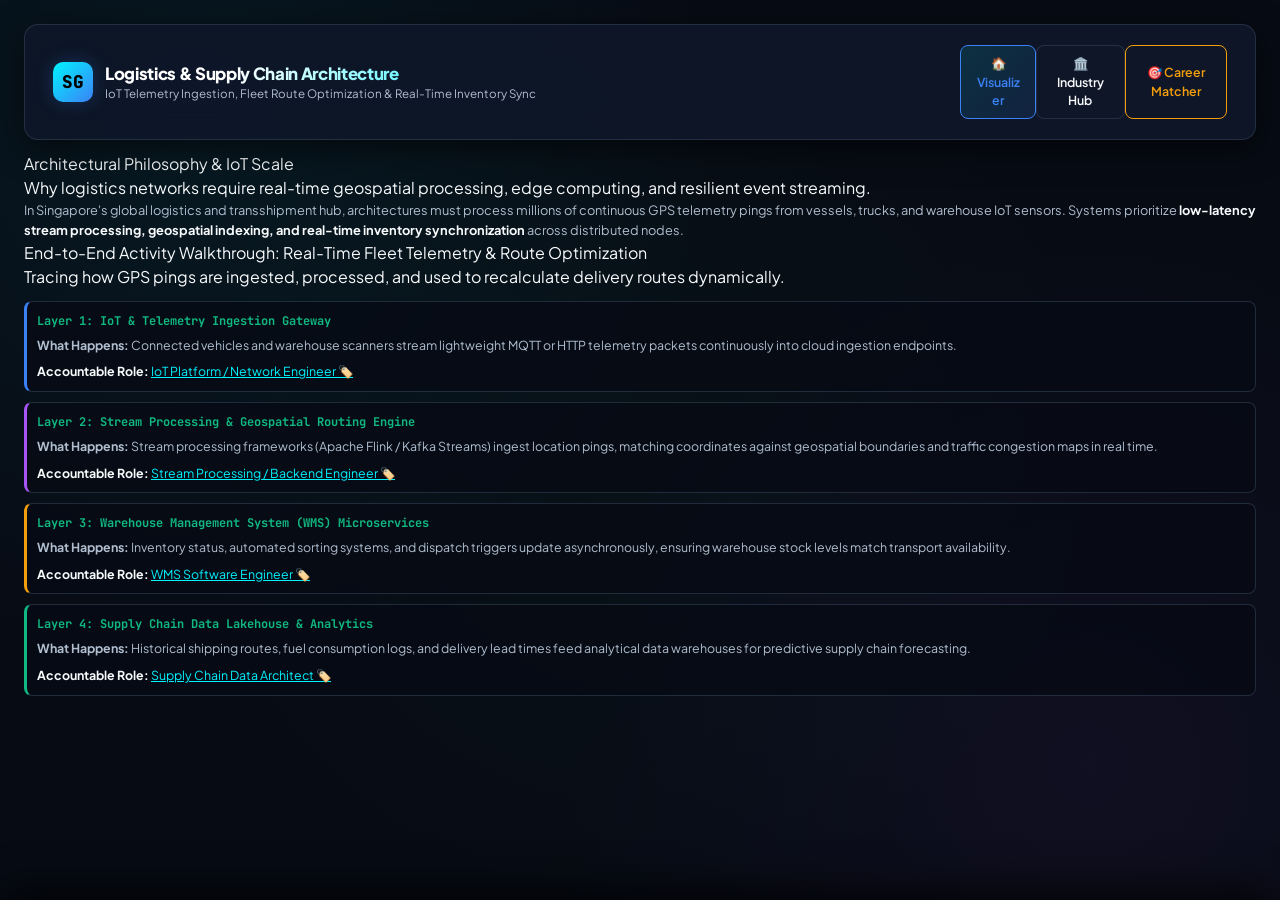
<file: industry-logistics.html>
<!DOCTYPE html>
<html lang="en">
<head>
  <meta charset="UTF-8">
  <meta name="viewport" content="width=device-width, initial-scale=1.0, maximum-scale=1.0, user-scalable=no">
  <title>Logistics & Supply Chain Architecture | SG Tech Navigator</title>
  <link rel="stylesheet" href="stylejob.css">
  <link href="https://fonts.googleapis.com/css2?family=Plus+Jakarta+Sans:wght@400;500;600;700;800&family=JetBrains+Mono:wght@500;700&display=swap" rel="stylesheet">
</head>
<body>

  <header>
    <div class="brand">
      <div class="brand-icon">SG</div>
      <div>
        <div class="brand-title">Logistics & Supply Chain Architecture</div>
        <div class="brand-subtitle">IoT Telemetry Ingestion, Fleet Route Optimization & Real-Time Inventory Sync</div>
      </div>
    </div>
    <div class="nav-actions">
      <a href="index.html" class="nav-btn back-link">🏠 Visualizer</a>
      <a href="job.html" class="nav-btn">🏛️ Industry Hub</a>
      <a href="checkjob.html" class="nav-btn" style="border-color: var(--accent-amber); color: var(--accent-amber);">🎯 Career Matcher</a>
    </div>
  </header>

  <main class="assessment-container">
    
    <!-- Context & Philosophy Section -->
    <section class="quiz-card">
      <div class="quiz-header">
        <div class="quiz-title">Architectural Philosophy & IoT Scale</div>
        <div class="quiz-subtitle">Why logistics networks require real-time geospatial processing, edge computing, and resilient event streaming.</div>
      </div>
      <p style="font-size: 0.8rem; color: var(--text-muted); line-height: 1.6;">
        In Singapore's global logistics and transshipment hub, architectures must process millions of continuous GPS telemetry pings from vessels, trucks, and warehouse IoT sensors. Systems prioritize <strong style="color: var(--text-main);">low-latency stream processing, geospatial indexing, and real-time inventory synchronization</strong> across distributed nodes.
      </p>
    </section>

    <!-- End-to-End Walkthrough -->
    <section class="quiz-card">
      <div class="section-divider" style="margin-top: 0;">End-to-End Activity Walkthrough: Real-Time Fleet Telemetry & Route Optimization</div>
      <div class="quiz-subtitle" style="margin-bottom: 12px;">Tracing how GPS pings are ingested, processed, and used to recalculate delivery routes dynamically.</div>

      <!-- Layer 1 -->
      <div class="detail-section" style="border-left: 3px solid var(--accent-blue);">
        <div class="detail-section-title">Layer 1: IoT & Telemetry Ingestion Gateway</div>
        <p style="font-size: 0.775rem; color: var(--text-muted); margin-bottom: 8px;">
          <strong>What Happens:</strong> Connected vehicles and warehouse scanners stream lightweight MQTT or HTTP telemetry packets continuously into cloud ingestion endpoints.
        </p>
        <p style="font-size: 0.775rem; color: var(--text-main);">
          <strong>Accountable Role:</strong> <span style="color: var(--accent-cyan); cursor: pointer; text-decoration: underline;" onclick="openDrawer('iot')">IoT Platform / Network Engineer 🏷️</span>
        </p>
      </div>

      <!-- Layer 2 -->
      <div class="detail-section" style="border-left: 3px solid var(--accent-purple);">
        <div class="detail-section-title">Layer 2: Stream Processing & Geospatial Routing Engine</div>
        <p style="font-size: 0.775rem; color: var(--text-muted); margin-bottom: 8px;">
          <strong>What Happens:</strong> Stream processing frameworks (Apache Flink / Kafka Streams) ingest location pings, matching coordinates against geospatial boundaries and traffic congestion maps in real time.
        </p>
        <p style="font-size: 0.775rem; color: var(--text-main);">
          <strong>Accountable Role:</strong> <span style="color: var(--accent-cyan); cursor: pointer; text-decoration: underline;" onclick="openDrawer('stream')">Stream Processing / Backend Engineer 🏷️</span>
        </p>
      </div>

      <!-- Layer 3 -->
      <div class="detail-section" style="border-left: 3px solid var(--accent-amber);">
        <div class="detail-section-title">Layer 3: Warehouse Management System (WMS) Microservices</div>
        <p style="font-size: 0.775rem; color: var(--text-muted); margin-bottom: 8px;">
          <strong>What Happens:</strong> Inventory status, automated sorting systems, and dispatch triggers update asynchronously, ensuring warehouse stock levels match transport availability.
        </p>
        <p style="font-size: 0.775rem; color: var(--text-main);">
          <strong>Accountable Role:</strong> <span style="color: var(--accent-cyan); cursor: pointer; text-decoration: underline;" onclick="openDrawer('wms')">WMS Software Engineer 🏷️</span>
        </p>
      </div>

      <!-- Layer 4 -->
      <div class="detail-section" style="border-left: 3px solid var(--accent-green);">
        <div class="detail-section-title">Layer 4: Supply Chain Data Lakehouse & Analytics</div>
        <p style="font-size: 0.775rem; color: var(--text-muted); margin-bottom: 8px;">
          <strong>What Happens:</strong> Historical shipping routes, fuel consumption logs, and delivery lead times feed analytical data warehouses for predictive supply chain forecasting.
        </p>
        <p style="font-size: 0.775rem; color: var(--text-main);">
          <strong>Accountable Role:</strong> <span style="color: var(--accent-cyan); cursor: pointer; text-decoration: underline;" onclick="openDrawer('data')">Supply Chain Data Architect 🏷️</span>
        </p>
      </div>
    </section>

  </main>

  <!-- Interactive Role Drawer -->
  <div class="drawer" id="roleDrawer">
    <div class="drawer-header">
      <div class="drawer-title" id="drawerTitle">Role Details</div>
      <button class="close-btn" onclick="closeDrawer()">×</button>
    </div>
    <div class="drawer-body" id="drawerBody"></div>
  </div>

  <script>
    const roleData = {
      iot: {
        title: "IoT Platform / Network Engineer",
        mission: "Design and maintain high-capacity ingestion pipelines capable of handling millions of concurrent IoT device and sensor connections.",
        tools: "MQTT Brokers, AWS IoT Core, Kafka, Terraform, Python.",
        resp: "1. Provision scalable message broker clusters for device telemetry.\n2. Ensure low-latency packet delivery and secure device authentication certificates.\n3. Monitor network throughput and device connectivity dropouts.",
        paths: "• Path A (IC Track): Network Engineer → IoT Infrastructure Specialist → Principal Edge Architect."
      },
      stream: {
        title: "Stream Processing / Backend Engineer",
        mission: "Build real-time data pipelines that process geospatial streams, trigger geofence alerts, and optimize delivery routing.",
        tools: "Apache Flink, Kafka, Go, Java, PostGIS.",
        resp: "1. Write real-time stream transformation jobs using Flink or Kafka Streams.\n2. Implement spatial indexing algorithms for rapid coordinate lookups.\n3. Optimize backend service response times for dynamic dispatchers.",
        paths: "• Path A (IC Track): Junior Backend Engineer → Senior Stream Processing Engineer → Principal Distributed Systems Architect."
      },
      wms: {
        title: "WMS Software Engineer (Supply Chain)",
        mission: "Develop core enterprise modules for warehouse automation, inventory tracking, and barcode scanning workflows.",
        tools: "Spring Boot, C# .NET, PostgreSQL, Docker, Redis.",
        resp: "1. Build scalable microservices for warehouse picking, packing, and sorting logic.\n2. Integrate IoT handheld scanners and automated guided vehicles (AGVs).\n3. Maintain high availability for mission-critical warehouse operations.",
        paths: "• Path A (IC Track): Software Engineer → Senior Enterprise Software Engineer → Head of Supply Chain Tech."
      },
      data: {
        title: "Supply Chain Data Architect",
        mission: "Architect analytical data models and machine learning pipelines to forecast shipping bottlenecks and optimize fuel efficiency.",
        tools: "Snowflake, Spark, dbt, Python, Tableau.",
        resp: "1. Design dimensional data models for global shipping and inventory metrics.\n2. Build predictive ETA models using historical telemetry data.\n3. Partner with operations leadership to deliver actionable executive dashboards.",
        paths: "• Path A (IC Track): Data Analyst → Senior Data Engineer → Principal Supply Chain Data Architect."
      }
    };

    function openDrawer(roleKey) {
      const role = roleData[roleKey];
      if (!role) return;
      document.getElementById('drawerTitle').innerText = role.title;
      document.getElementById('drawerBody').innerHTML = `
        <div class="detail-section">
          <div class="detail-section-title">Core Mission</div>
          <p style="color: var(--text-main); margin-bottom: 10px;">${role.mission}</p>
          <div class="detail-section-title">Tool Stack</div>
          <p style="color: var(--accent-blue); font-family: 'JetBrains Mono', monospace; font-size: 0.75rem; margin-bottom: 10px;">${role.tools}</p>
          <div class="detail-section-title">Key Responsibilities</div>
          <p style="color: var(--text-muted); white-space: pre-line; margin-bottom: 10px;">${role.resp}</p>
          <div class="detail-section-title">Career Progression Paths</div>
          <p style="color: var(--text-main); white-space: pre-line;">${role.paths}</p>
        </div>
      `;
      document.getElementById('roleDrawer').classList.add('open');
    }

    function closeDrawer() {
      document.getElementById('roleDrawer').classList.remove('open');
    }
  </script>

</body>
</html>
</file>
<file: stylejob.css>
:root {
  --bg-dark: #070b14;
  --bg-surface: rgba(15, 23, 42, 0.88);
  --bg-card: rgba(21, 32, 54, 0.8);
  --bg-card-hover: rgba(30, 45, 74, 0.95);
  --border-color: rgba(51, 65, 85, 0.6);
  --border-highlight: rgba(56, 189, 248, 0.5);
  --text-main: #f8fafc;
  --text-muted: #b0becf;

  --accent-blue: #3b82f6;
  --accent-green: #10b981;
  --accent-purple: #a855f7;
  --accent-amber: #f59e0b;
  --accent-rose: #ec4899;
  --accent-cyan: #00f3ff;

  --glow-blue: 0 0 18px rgba(59, 130, 246, 0.24);
  --glow-amber: 0 0 18px rgba(245, 158, 11, 0.24);
  --glow-green: 0 0 18px rgba(16, 185, 129, 0.24);
  --glass-blur: blur(16px);
}

* {
  box-sizing: border-box;
  margin: 0;
  padding: 0;
  max-width: 100%;
  word-break: break-word;
}

html {
  height: 100%;
  overflow-y: auto;
  -webkit-text-size-adjust: 100%;
}

body {
  font-family: 'Plus Jakarta Sans', -apple-system, BlinkMacSystemFont, sans-serif;
  background-color: var(--bg-dark);
  background-image:
    radial-gradient(circle at 15% 15%, rgba(0, 243, 255, 0.06) 0%, transparent 40%),
    radial-gradient(circle at 85% 85%, rgba(168, 85, 247, 0.06) 0%, transparent 40%),
    radial-gradient(circle at 50% 50%, rgba(16, 185, 129, 0.04) 0%, transparent 60%);
  background-attachment: fixed;
  color: var(--text-main);
  padding: 12px;
  padding-bottom: env(safe-area-inset-bottom, 90px);
  min-height: 100%;
  line-height: 1.5;
  -webkit-font-smoothing: antialiased;
  overflow-x: hidden;
  width: 100%;
}

header {
  background: var(--bg-surface);
  backdrop-filter: var(--glass-blur);
  -webkit-backdrop-filter: var(--glass-blur);
  border: 1px solid var(--border-color);
  border-radius: 14px;
  padding: 14px;
  margin-bottom: 12px;
  display: flex;
  flex-direction: column;
  gap: 12px;
  box-shadow: 0 8px 32px rgba(0, 0, 0, 0.6);
  width: 100%;
}

.brand {
  display: flex;
  align-items: center;
  gap: 12px;
  min-width: 0;
  width: 100%;
}

.brand-icon {
  width: 40px;
  height: 40px;
  background: linear-gradient(135deg, var(--accent-cyan), var(--accent-blue));
  border-radius: 10px;
  display: flex;
  align-items: center;
  justify-content: center;
  font-weight: 800;
  color: #000;
  font-size: 1.1rem;
  font-family: 'JetBrains Mono', monospace;
  box-shadow: var(--glow-blue);
  flex-shrink: 0;
}

.brand-title {
  font-size: 1.05rem;
  font-weight: 800;
  letter-spacing: -0.02em;
  background: linear-gradient(135deg, #ffffff 30%, var(--accent-cyan));
  -webkit-background-clip: text;
  -webkit-text-fill-color: transparent;
  line-height: 1.25;
  word-break: break-word;
}

.brand-subtitle {
  font-size: 0.725rem;
  color: var(--text-muted);
  margin-top: 2px;
  line-height: 1.3;
}

.nav-actions {
  display: flex;
  width: 100%;
}

.nav-btn {
  background: rgba(15, 23, 42, 0.8);
  border: 1px solid var(--border-color);
  color: var(--text-main);
  padding: 8px 12px;
  border-radius: 8px;
  text-decoration: none;
  font-size: 0.775rem;
  font-weight: 600;
  display: flex;
  align-items: center;
  justify-content: center;
  gap: 6px;
  width: 100%;
  text-align: center;
}

.nav-btn.back-link {
  background: linear-gradient(135deg, rgba(0, 243, 255, 0.12), rgba(59, 130, 246, 0.12));
  border-color: var(--accent-blue);
  color: var(--accent-blue);
}

.controls-panel,
.tier-block,
.roles-section {
  background: var(--bg-surface);
  backdrop-filter: var(--glass-blur);
  border: 1px solid var(--border-color);
  border-radius: 14px;
  padding: 14px;
  margin-bottom: 14px;
  box-shadow: 0 8px 32px rgba(0, 0, 0, 0.45);
  width: 100%;
}

.control-group {
  display: flex;
  flex-direction: column;
  gap: 8px;
  width: 100%;
}

.control-group label {
  font-weight: 700;
  font-size: 0.725rem;
  text-transform: uppercase;
  letter-spacing: 0.08em;
  color: var(--accent-blue);
  font-family: 'JetBrains Mono', monospace;
}

.control-group-buttons,
.btn-group {
  display: flex;
  flex-wrap: wrap;
  gap: 6px;
  width: 100%;
}

.btn {
  background: var(--bg-card);
  border: 1px solid var(--border-color);
  color: var(--text-main);
  padding: 8px 10px;
  border-radius: 8px;
  cursor: pointer;
  font-size: 0.775rem;
  font-weight: 600;
  flex: 1 1 120px;
  text-align: center;
}

.btn:hover {
  background: var(--bg-card-hover);
  border-color: var(--accent-blue);
}

.btn.active {
  background: rgba(0, 243, 255, 0.12);
  color: var(--accent-blue);
  font-weight: 700;
  border-color: var(--accent-blue);
  box-shadow: var(--glow-blue);
}

.btn-scenario.active {
  background: rgba(245, 158, 11, 0.15);
  border-color: var(--accent-amber);
  color: var(--accent-amber);
  box-shadow: var(--glow-amber);
}

.industry-info-banner {
  background: rgba(0, 243, 255, 0.08);
  border-left: 4px solid var(--accent-blue);
  padding: 10px;
  border-radius: 6px;
  font-size: 0.775rem;
  display: none;
  margin-top: 8px;
}

.industry-info-banner.active {
  display: block;
}

.system-container {
  display: flex;
  flex-direction: column;
  gap: 14px;
  margin-bottom: 16px;
  width: 100%;
}

.tier-header {
  font-size: 0.725rem;
  font-weight: 700;
  text-transform: uppercase;
  letter-spacing: 0.08em;
  margin-bottom: 10px;
  display: flex;
  flex-direction: column;
  gap: 2px;
  font-family: 'JetBrains Mono', monospace;
}

.tier-governance { border-color: #d8b4fe; }
.tier-governance .tier-header { color: var(--accent-purple); }
.tier-runtime { border-color: #93c5fd; }
.tier-runtime .tier-header { color: var(--accent-blue); }
.tier-support { border-color: #86efac; }
.tier-support .tier-header { color: var(--accent-green); }

.nodes-grid,
.roles-grid {
  display: grid;
  grid-template-columns: 1fr;
  gap: 10px;
  width: 100%;
}

.node,
.role-card {
  background: var(--bg-card);
  border: 1px solid var(--border-color);
  border-radius: 10px;
  padding: 12px;
  cursor: pointer;
  transition: all 0.25s ease;
  width: 100%;
}

.role-card {
  border-top: 3px solid var(--role-family-color, var(--border-color));
}

.role-family-infrastructure { --role-family-color: var(--accent-blue); }
.role-family-product { --role-family-color: var(--accent-cyan); }
.role-family-data { --role-family-color: var(--accent-green); }
.role-family-security { --role-family-color: var(--accent-rose); }
.role-family-governance { --role-family-color: var(--accent-amber); }
.role-family-support { --role-family-color: var(--accent-purple); }

.role-family-legend {
  display: flex;
  flex-wrap: wrap;
  gap: 7px;
  margin: 0 0 12px;
}

.role-family-legend span {
  padding: 3px 8px;
  border: 1px solid currentColor;
  border-radius: 999px;
  font-size: 0.675rem;
  font-weight: 700;
}

.family-infrastructure { color: var(--accent-blue); }
.family-product { color: var(--accent-cyan); }
.family-data { color: var(--accent-green); }
.family-security { color: var(--accent-rose); }
.family-governance { color: var(--accent-amber); }
.family-support { color: var(--accent-purple); }

.node:hover,
.role-card:hover {
  border-color: var(--accent-blue);
}

.node.dimmed,
.role-card.dimmed { opacity: 0.58; filter: grayscale(55%); }
.node.highlighted { border-color: var(--accent-green); box-shadow: var(--glow-green); background: rgba(10, 35, 36, 0.98); }
.node.scenario-active { border-color: var(--accent-amber); box-shadow: var(--glow-amber); background: rgba(245, 158, 11, 0.1); }
.role-card.active { border-color: var(--accent-green); box-shadow: var(--glow-green); background: rgba(16, 185, 129, 0.1); }

.node-title,
.role-title {
  font-size: 0.85rem;
  font-weight: 700;
  margin-bottom: 4px;
}

.role-title { color: var(--role-family-color, var(--accent-blue)); }

.role-entry-label {
  display: inline-flex;
  margin: 0 0 7px;
  padding: 2px 7px;
  border: 1px solid var(--role-family-color, var(--border-color));
  border-radius: 999px;
  color: var(--role-family-color, var(--text-muted));
  font-size: 0.7rem;
  font-weight: 700;
}

.node-desc,
.role-resp {
  font-size: 0.78rem;
  color: var(--text-muted);
}

.node-roles-tag {
  margin-top: 6px;
  font-size: 0.625rem;
  color: var(--accent-blue);
  font-family: 'JetBrains Mono', monospace;
}

.roles-header {
  font-size: 0.95rem;
  font-weight: 800;
  color: var(--accent-blue);
  margin-bottom: 12px;
  display: flex;
  flex-direction: column;
  gap: 4px;
}

.role-team {
  font-size: 0.72rem;
  color: var(--role-family-color, var(--accent-purple));
  font-weight: 700;
  margin-bottom: 6px;
  text-transform: uppercase;
  font-family: 'JetBrains Mono', monospace;
}

.role-sg-context {
  font-size: 0.75rem;
  background: rgba(245, 158, 11, 0.1);
  border-left: 3px solid var(--accent-amber);
  padding: 6px;
  border-radius: 4px;
  color: #fef08a;
  margin-top: 8px;
}

.drawer {
  position: fixed;
  bottom: 0;
  left: 0;
  right: 0;
  background: rgba(15, 23, 42, 0.98);
  backdrop-filter: blur(20px);
  -webkit-backdrop-filter: blur(20px);
  border-top: 2px solid var(--accent-blue);
  box-shadow: 0 -12px 40px rgba(0, 0, 0, 0.72);
  padding: 16px;
  padding-bottom: calc(20px + env(safe-area-inset-bottom, 20px));
  transform: translateY(100%);
  transition: transform 0.35s cubic-bezier(0.16, 1, 0.3, 1);
  z-index: 1000;
  max-height: 85vh;
  overflow-y: auto;
  border-radius: 16px 16px 0 0;
  width: 100%;
}

.drawer.open { transform: translateY(0); }

.drawer-header {
  display: flex;
  justify-content: space-between;
  align-items: center;
  margin-bottom: 12px;
  padding-bottom: 8px;
  border-bottom: 1px solid var(--border-color);
  position: sticky;
  top: 0;
  background: rgba(15, 23, 42, 0.98);
  z-index: 10;
}

.drawer-title {
  font-size: 1rem;
  font-weight: 800;
  color: var(--accent-blue);
  padding-right: 12px;
}

.close-btn {
  background: rgba(51, 65, 85, 0.5);
  border: 1px solid var(--border-color);
  color: var(--text-main);
  width: 36px;
  height: 36px;
  border-radius: 50%;
  font-size: 1.2rem;
  display: flex;
  align-items: center;
  justify-content: center;
  cursor: pointer;
  flex-shrink: 0;
}

.close-btn:hover {
  background: var(--accent-blue);
  color: #ffffff;
}

.drawer-body { font-size: 0.8rem; color: var(--text-main); line-height: 1.5; }

.detail-section {
  margin-top: 10px;
  background: rgba(7, 11, 20, 0.8);
  border: 1px solid var(--border-color);
  border-radius: 8px;
  padding: 10px;
}

.detail-section-title {
  font-weight: 700;
  color: var(--accent-green);
  font-size: 0.75rem;
  margin-bottom: 6px;
  font-family: 'JetBrains Mono', monospace;
}

.track-badge {
  display: inline-block;
  padding: 2px 6px;
  border-radius: 4px;
  font-size: 0.625rem;
  font-weight: 700;
  font-family: 'JetBrains Mono', monospace;
  margin-bottom: 6px;
}

.track-ic { background: rgba(56, 189, 248, 0.15); color: var(--accent-blue); }
.track-mgmt { background: rgba(168, 85, 247, 0.15); color: var(--accent-purple); }

.cert-pill {
  display: inline-flex;
  padding: 2px 6px;
  border-radius: 8px;
  font-size: 0.625rem;
  font-weight: 600;
  font-family: 'JetBrains Mono', monospace;
  margin-right: 4px;
  margin-top: 4px;
}

.cert-suggestions {
  margin-top: 6px;
  color: var(--text-muted);
  font-size: 0.75rem;
}

.cert-suggestions strong { color: var(--accent-blue); }

.cert-pill {
  background: rgba(56, 189, 248, 0.12);
  color: #bae6fd;
}

.path-timeline { display: flex; flex-direction: column; gap: 8px; margin-top: 8px; }
.path-node { background: rgba(15, 23, 42, 0.8); border-left: 3px solid var(--accent-blue); padding: 8px; border-radius: 0 6px 6px 0; }
.path-stage-label {
  display: inline-block;
  margin-top: 4px;
  color: var(--accent-green);
  font-size: 0.7rem;
  font-weight: 700;
}

@media (min-width: 768px) {
  body { padding: 24px; padding-bottom: 40px; }
  header { flex-direction: row; padding: 20px 28px; }
  .nav-actions { width: auto; }
  .nav-btn { width: auto; }
  .control-group { flex-direction: row; align-items: center; }
  .control-group label { min-width: 160px; }
  .btn { flex: unset; min-width: unset; }
  .nodes-grid { grid-template-columns: repeat(auto-fit, minmax(220px, 1fr)); }
  .roles-grid { grid-template-columns: repeat(auto-fill, minmax(320px, 1fr)); }
}

.role-market-note,
.cert-note {
  margin-top: 12px;
  color: var(--text-muted);
  font-size: 0.8rem;
  line-height: 1.6;
}

.role-market-note a,
.pool-card a,
#runner-up-link a {
  color: var(--accent-blue);
}

.role-salary {
  margin-top: 10px;
  color: var(--accent-green);
  font-size: 0.9rem;
  font-weight: 800;
}

.role-salary span,
.role-salary-detail span {
  color: var(--text-muted);
  font-size: 0.8rem;
  font-weight: 500;
}

.role-salary-detail {
  margin-top: 10px;
  color: var(--accent-green);
}

.role-card:focus-visible {
  outline: 3px solid var(--accent-blue);
  outline-offset: 3px;
}

.btn:focus-visible,
.nav-btn:focus-visible,
.close-btn:focus-visible,
.node:focus-visible {
  outline: 3px solid var(--accent-blue);
  outline-offset: 3px;
}

@media (max-width: 768px) {
  .control-group {
    flex-direction: column;
    align-items: flex-start;
  }

  .control-group label {
    min-width: auto;
  }
}

@media (max-width: 640px) {
  body {
    padding: 14px;
  }

  .roles-section {
    padding: 16px;
  }

  .roles-grid {
    grid-template-columns: 1fr;
  }
}

@media (prefers-reduced-motion: reduce) {
  *,
  *::before,
  *::after {
    scroll-behavior: auto !important;
    animation-duration: 0.01ms !important;
    animation-iteration-count: 1 !important;
    transition-duration: 0.01ms !important;
  }
}
</file>
